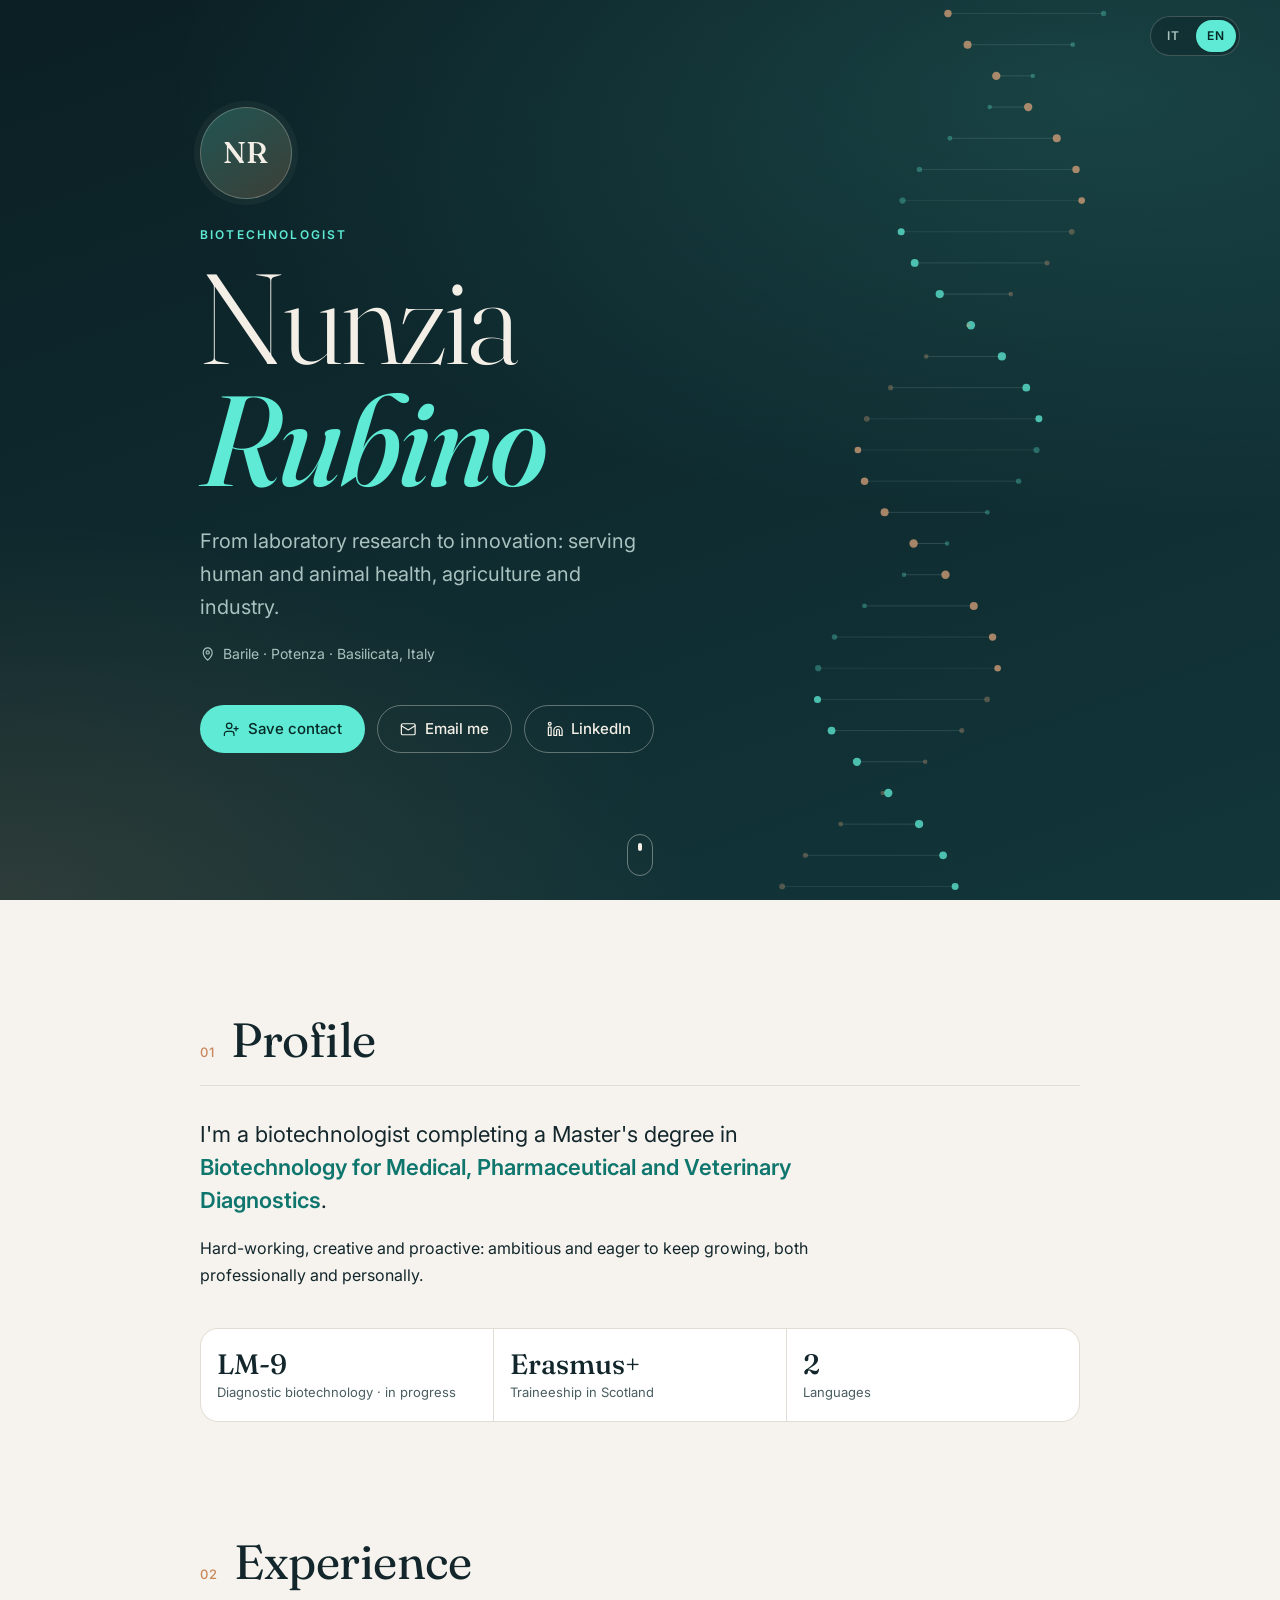
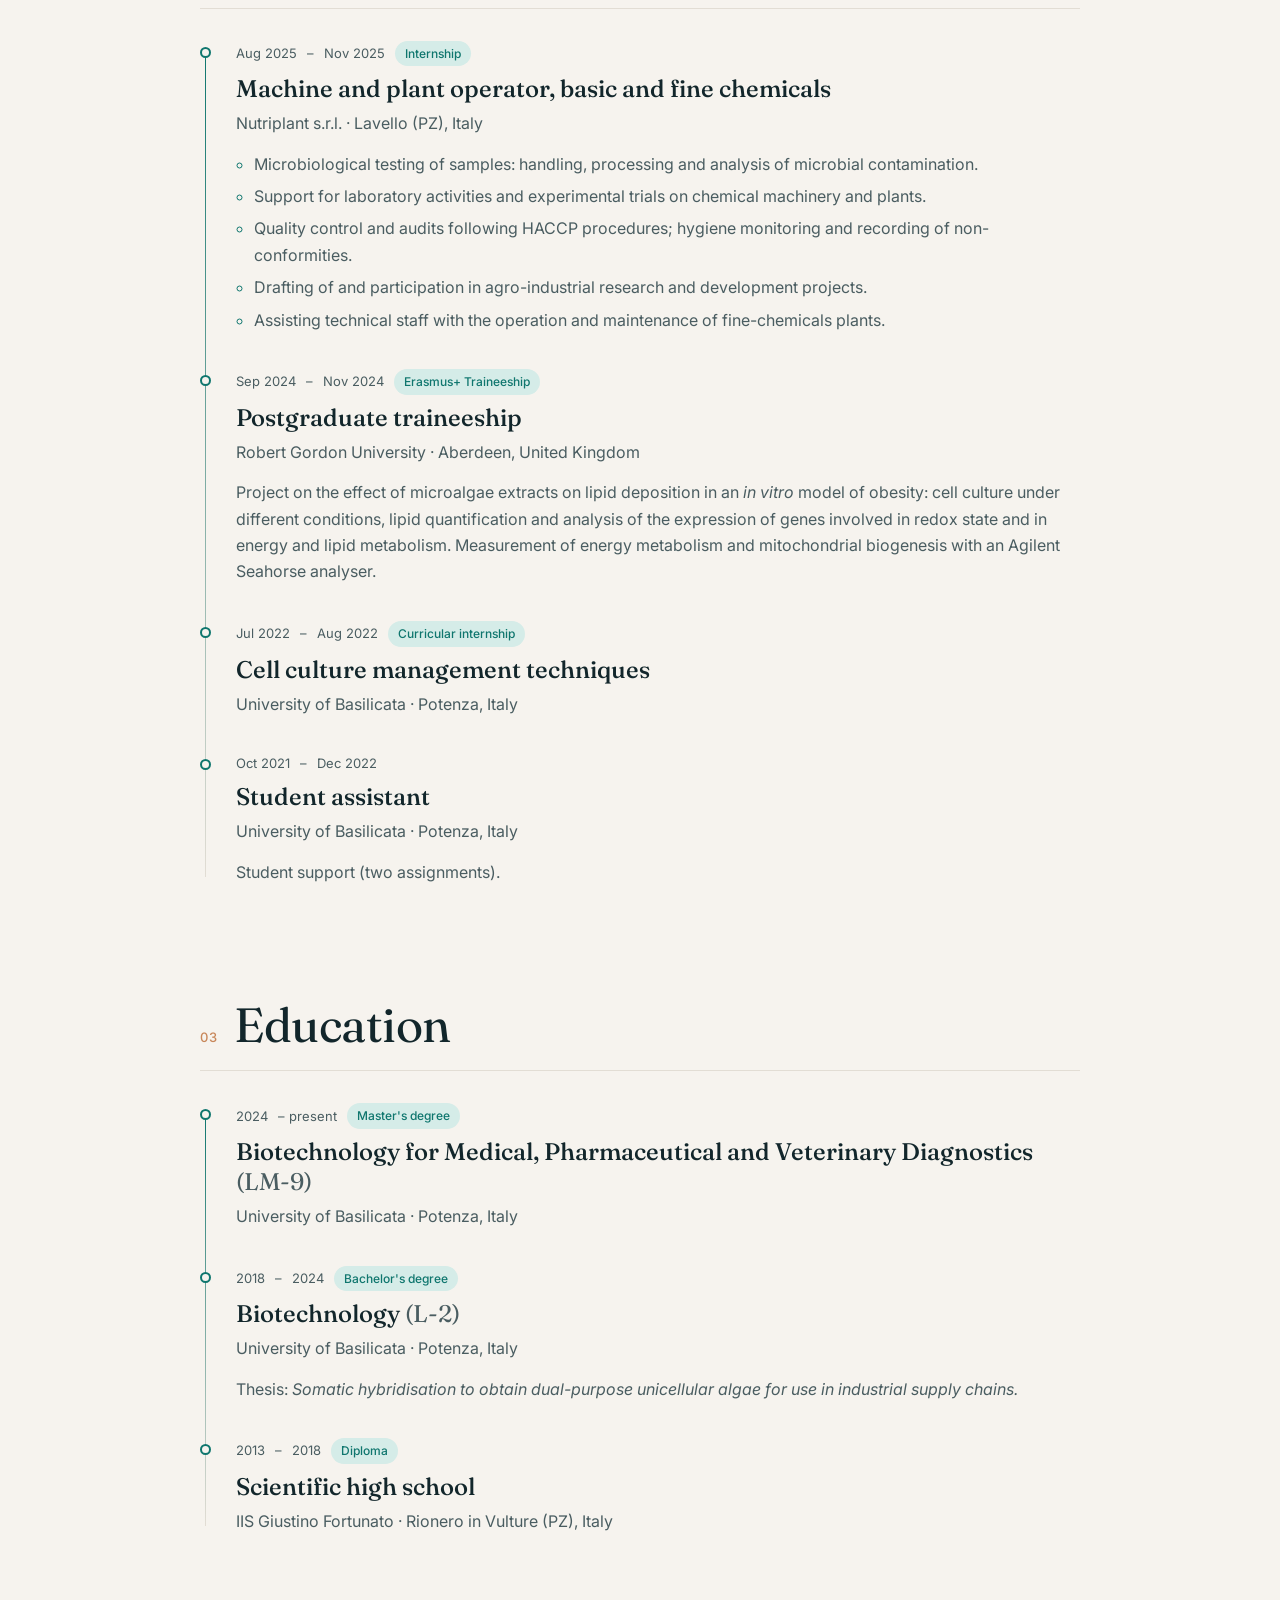
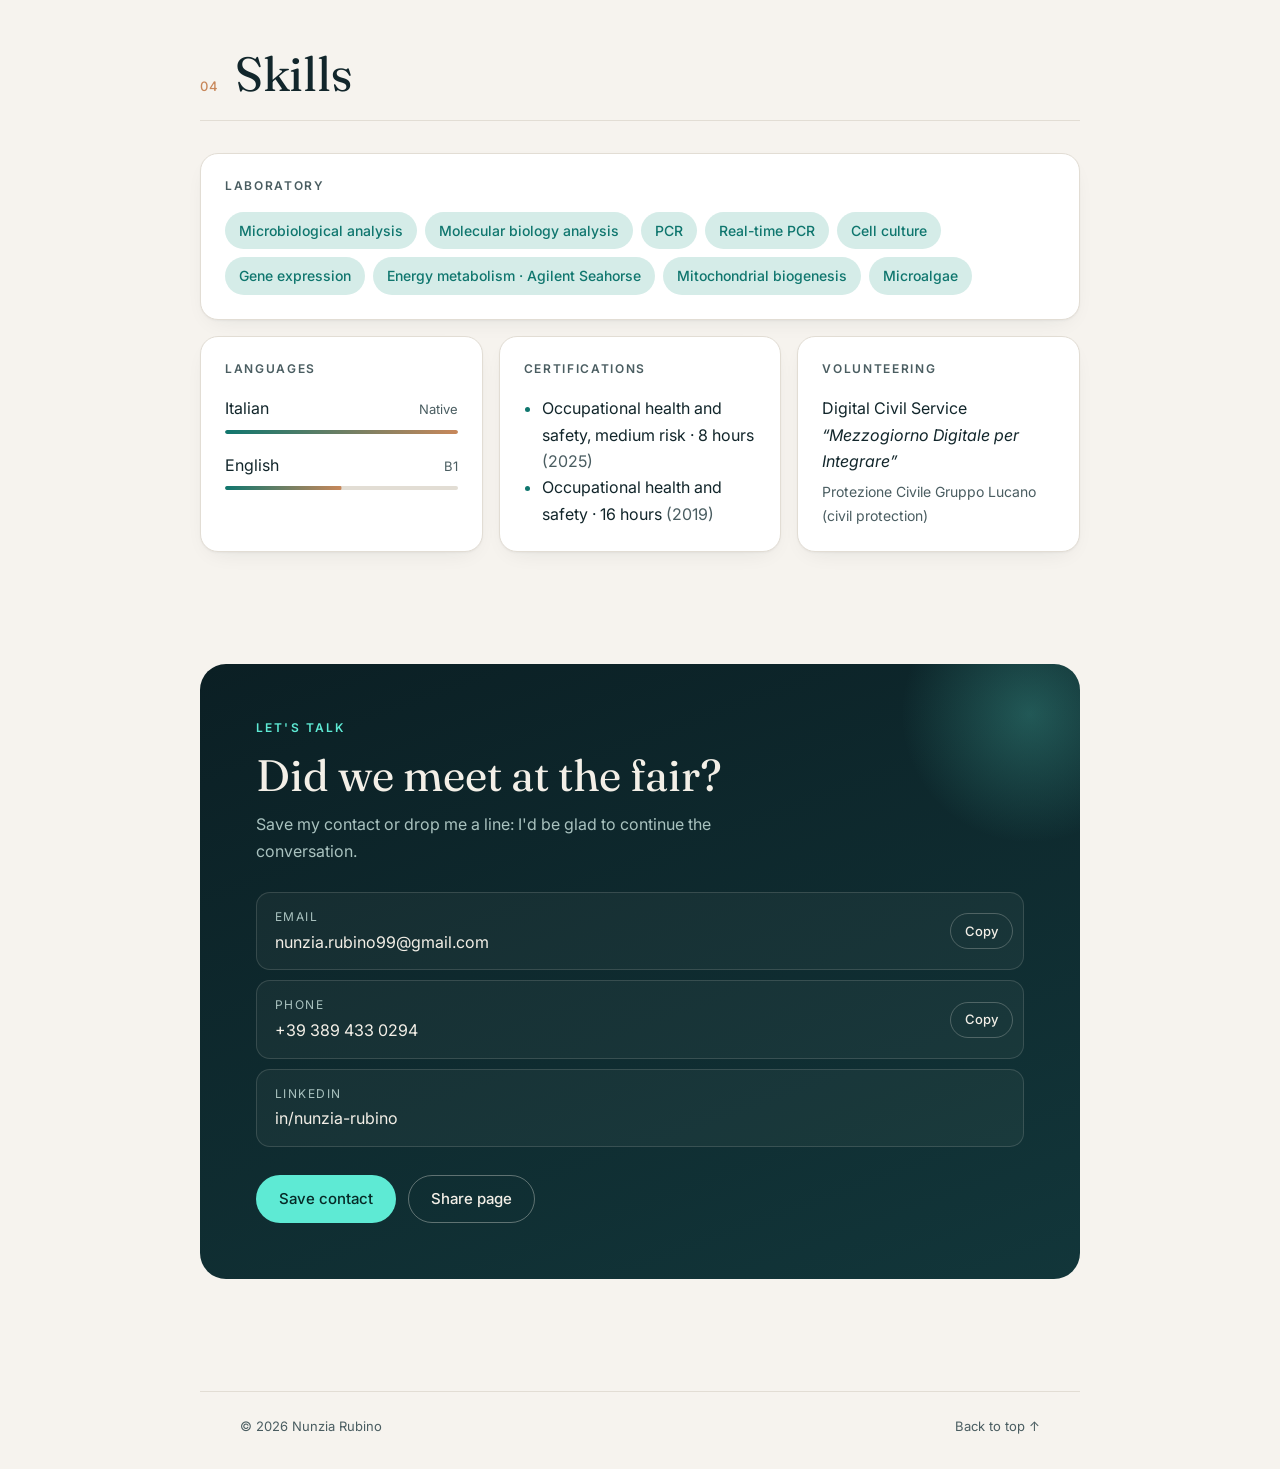
<file: index.html>
<!doctype html>
<html lang="it">
<head>
  <meta charset="utf-8">
  <meta name="viewport" content="width=device-width, initial-scale=1, viewport-fit=cover">
  <title>Nunzia Rubino — Biotecnologa</title>
  <meta name="description" content="Nunzia Rubino, biotecnologa. Dalla ricerca di laboratorio all'innovazione, al servizio della salute umana, animale, dell'agricoltura e dell'industria.">
  <meta name="theme-color" content="#0b1f24" media="(prefers-color-scheme: dark)">
  <meta name="theme-color" content="#f6f3ee" media="(prefers-color-scheme: light)">

  <!-- Open Graph: anteprima quando il link viene condiviso -->
  <meta property="og:type" content="profile">
  <meta property="og:title" content="Nunzia Rubino — Biotecnologa">
  <meta property="og:description" content="Biotecnologa. Dalla ricerca di laboratorio all'innovazione.">
  <meta property="og:locale" content="it_IT">
  <!-- TODO: <meta property="og:image" content="https://.../assets/img/og.jpg"> -->

  <link rel="alternate" hreflang="it" href="https://nunziarubino.me/">
  <link rel="alternate" hreflang="en" href="https://nunziarubino.me/en/">
  <link rel="alternate" hreflang="x-default" href="https://nunziarubino.me/">
  <script>
    // Chi apre la pagina con il telefono in un'altra lingua va alla versione inglese,
    // a meno che non abbia già scelto la lingua col selettore.
    (function () {
      var choice = null;
      try { choice = localStorage.getItem("lang"); } catch (e) {}
      var langs = navigator.languages || [navigator.language || ""];
      var italian = langs.some(function (l) { return /^it\b/i.test(l); });
      if (choice === "en" || (!choice && !italian)) location.replace("en/" + location.hash);
    })();
  </script>

  <link rel="icon" href="assets/img/favicon.svg" type="image/svg+xml">
  <link rel="preconnect" href="https://fonts.googleapis.com">
  <link rel="preconnect" href="https://fonts.gstatic.com" crossorigin>
  <link href="https://fonts.googleapis.com/css2?family=Fraunces:opsz,wght@9..144,300;9..144,500;9..144,600&family=Inter:wght@400;500;600&display=swap" rel="stylesheet">
  <link rel="stylesheet" href="assets/css/style.css">
</head>
<body>
  <a class="skip-link" href="#contenuto">Vai al contenuto</a>

  <!-- ========== HERO ========== -->
  <header class="hero" id="top">
    <canvas class="hero__helix" aria-hidden="true"></canvas>
    <nav class="lang-switch" aria-label="Lingua">
      <a href="./" aria-current="page" lang="it" data-lang="it">IT</a>
      <a href="en/" lang="en" hreflang="en" data-lang="en">EN</a>
    </nav>
    <div class="hero__inner">
      <div class="avatar" aria-hidden="true">
        <!-- TODO: sostituire con <img src="assets/img/nunzia.jpg" alt=""> -->
        <span>NR</span>
      </div>

      <p class="eyebrow reveal">Biotecnologa</p>
      <h1 class="hero__name reveal">Nunzia<br><em>Rubino</em></h1>
      <p class="hero__tagline reveal">
        Dalla ricerca di laboratorio all'innovazione: al servizio della salute umana, animale, dell'agricoltura e dell'industria.
      </p>
      <p class="hero__location reveal">
        <svg viewBox="0 0 24 24" aria-hidden="true"><path d="M12 22s7-6.2 7-12a7 7 0 1 0-14 0c0 5.8 7 12 7 12Z"/><circle cx="12" cy="10" r="2.5"/></svg>
        Barile · Potenza · Basilicata, Italia
      </p>

      <div class="hero__actions reveal">
        <a class="btn btn--primary" href="assets/nunzia-rubino.vcf" download>
          <svg viewBox="0 0 24 24" aria-hidden="true"><path d="M16 21v-2a4 4 0 0 0-4-4H6a4 4 0 0 0-4 4v2"/><circle cx="9" cy="7" r="4"/><path d="M19 8v6M22 11h-6"/></svg>
          Salva contatto
        </a>
        <a class="btn btn--ghost" href="mailto:nunzia.rubino99@gmail.com">
          <svg viewBox="0 0 24 24" aria-hidden="true"><rect x="2" y="4" width="20" height="16" rx="2"/><path d="m22 7-10 6L2 7"/></svg>
          Scrivimi
        </a>
        <a class="btn btn--ghost" href="https://www.linkedin.com/in/nunzia-rubino-85b947318" target="_blank" rel="noopener">
          <svg viewBox="0 0 24 24" aria-hidden="true"><path d="M16 8a6 6 0 0 1 6 6v7h-4v-7a2 2 0 0 0-4 0v7h-4v-7a6 6 0 0 1 6-6Z"/><rect x="2" y="9" width="4" height="12"/><circle cx="4" cy="4" r="2"/></svg>
          LinkedIn
        </a>
      </div>
    </div>

    <a class="hero__scroll" href="#contenuto" aria-label="Scorri al profilo"><span></span></a>
  </header>

  <main id="contenuto">

    <!-- ========== PROFILO ========== -->
    <section class="section" id="profilo" aria-labelledby="profilo-title">
      <div class="section__head reveal">
        <span class="section__index">01</span>
        <h2 id="profilo-title">Profilo</h2>
      </div>
      <div class="prose reveal">
        <p class="lead">
          Sono una biotecnologa e sto completando la laurea magistrale in
          <strong>Biotecnologie per la Diagnostica Medica, Farmaceutica e Veterinaria</strong>.
        </p>
        <p>
          Lavoratrice, creativa e proattiva: ambiziosa ed entusiasta di continuare a crescere,
          professionalmente e personalmente.
        </p>
      </div>

      <ul class="stats reveal" aria-label="In sintesi">
        <li><strong>LM-9</strong><span>Biotecnologie diagnostiche · in corso</span></li>
        <li><strong>Erasmus+</strong><span>Traineeship in Scozia</span></li>
        <li><strong>2</strong><span>Lingue</span></li>
      </ul>
    </section>

    <!-- ========== ESPERIENZA ========== -->
    <section class="section" id="esperienza" aria-labelledby="esperienza-title">
      <div class="section__head reveal">
        <span class="section__index">02</span>
        <h2 id="esperienza-title">Esperienza</h2>
      </div>

      <ol class="timeline">
        <li class="timeline__item reveal">
          <div class="timeline__meta">
            <time datetime="2025-08">Ago 2025</time> – <time datetime="2025-11">Nov 2025</time>
            <span class="tag">Tirocinio</span>
          </div>
          <h3>Operatrice di macchinari e impianti per la chimica di base e fine</h3>
          <p class="timeline__org">Nutriplant s.r.l. · Lavello (PZ)</p>
          <ul class="list">
            <li>Prove microbiologiche su campioni: gestione, processamento e analisi della contaminazione microbica.</li>
            <li>Supporto alle attività di laboratorio e alle prove sperimentali su macchinari e impianti chimici.</li>
            <li>Controlli di qualità e audit secondo le procedure HACCP; monitoraggio igienico-sanitario e registrazione delle non conformità.</li>
            <li>Redazione e partecipazione a progetti di ricerca e sviluppo in campo agro-industriale.</li>
            <li>Affiancamento al personale tecnico nell'uso e nella manutenzione degli impianti di chimica fine.</li>
          </ul>
        </li>
        <li class="timeline__item reveal">
          <div class="timeline__meta">
            <time datetime="2024-09">Set 2024</time> – <time datetime="2024-11">Nov 2024</time>
            <span class="tag">Erasmus+ Traineeship</span>
          </div>
          <h3>Tirocinio post-laurea</h3>
          <p class="timeline__org">Robert Gordon University · Aberdeen, Regno Unito</p>
          <p class="timeline__text">
            Progetto sull'influenza di estratti di microalghe sulla deposizione lipidica in un modello
            <i>in vitro</i> di obesità: colture cellulari in diverse condizioni, quantificazione dei lipidi
            e analisi dell'espressione dei geni legati allo stato redox e al metabolismo energetico e lipidico.
            Misura del metabolismo energetico e della biogenesi mitocondriale con analizzatore Agilent Seahorse.
          </p>
        </li>
        <li class="timeline__item reveal">
          <div class="timeline__meta">
            <time datetime="2022-07">Lug 2022</time> – <time datetime="2022-08">Ago 2022</time>
            <span class="tag">Tirocinio curriculare</span>
          </div>
          <h3>Tecniche di gestione delle colture cellulari</h3>
          <p class="timeline__org">Università degli Studi della Basilicata · Potenza</p>
        </li>
        <li class="timeline__item reveal">
          <div class="timeline__meta">
            <time datetime="2021-10">Ott 2021</time> – <time datetime="2022-12">Dic 2022</time>
          </div>
          <h3>Collaborazioni studentesche</h3>
          <p class="timeline__org">Università degli Studi della Basilicata · Potenza</p>
          <p class="timeline__text">Supporto agli studenti (due incarichi).</p>
        </li>
      </ol>
    </section>

    <!-- ========== FORMAZIONE ========== -->
    <section class="section" id="formazione" aria-labelledby="formazione-title">
      <div class="section__head reveal">
        <span class="section__index">03</span>
        <h2 id="formazione-title">Formazione</h2>
      </div>

      <ol class="timeline">
        <li class="timeline__item reveal">
          <div class="timeline__meta">
            <time datetime="2024">2024</time> – in corso
            <span class="tag">Laurea magistrale</span>
          </div>
          <h3>Biotecnologie per la Diagnostica Medica, Farmaceutica e Veterinaria <span class="muted">(LM-9)</span></h3>
          <p class="timeline__org">Università degli Studi della Basilicata · Potenza</p>
        </li>
        <li class="timeline__item reveal">
          <div class="timeline__meta">
            <time datetime="2018">2018</time> – <time datetime="2024">2024</time>
            <span class="tag">Laurea triennale</span>
          </div>
          <h3>Biotecnologie <span class="muted">(L-2)</span></h3>
          <p class="timeline__org">Università degli Studi della Basilicata · Potenza</p>
          <p class="timeline__text">
            Tesi: <em>Ibridazione somatica per l'ottenimento di alghe unicellulari a duplice attitudine
            da applicarsi in filiere industriali.</em>
          </p>
        </li>
        <li class="timeline__item reveal">
          <div class="timeline__meta">
            <time datetime="2013">2013</time> – <time datetime="2018">2018</time>
            <span class="tag">Diploma</span>
          </div>
          <h3>Liceo Scientifico</h3>
          <p class="timeline__org">IIS Giustino Fortunato · Rionero in Vulture (PZ)</p>
        </li>
      </ol>
    </section>

    <!-- ========== COMPETENZE ========== -->
    <section class="section" id="competenze" aria-labelledby="competenze-title">
      <div class="section__head reveal">
        <span class="section__index">04</span>
        <h2 id="competenze-title">Competenze</h2>
      </div>

      <div class="cards">
        <article class="card card--wide reveal">
          <h3>Laboratorio</h3>
          <ul class="chips">
            <li>Analisi microbiologiche</li>
            <li>Analisi di biologia molecolare</li>
            <li>PCR</li>
            <li>Real-time PCR</li>
            <li>Colture cellulari</li>
            <li>Espressione genica</li>
            <li>Metabolismo energetico · Agilent Seahorse</li>
            <li>Biogenesi mitocondriale</li>
            <li>Microalghe</li>
          </ul>
        </article>

        <article class="card reveal">
          <h3>Lingue</h3>
          <ul class="langs">
            <li>
              <span>Italiano</span>
              <span class="langs__level">Madrelingua</span>
              <span class="bar" style="--level: 1"></span>
            </li>
            <li>
              <span>Inglese</span>
              <span class="langs__level">B1</span>
              <span class="bar" style="--level: .5"></span>
            </li>
          </ul>
        </article>

        <article class="card reveal">
          <h3>Certificazioni</h3>
          <ul class="list">
            <li>Salute e sicurezza sul lavoro, rischio medio · 8 ore <span class="muted">(2025)</span></li>
            <li>Salute e sicurezza sul lavoro · 16 ore <span class="muted">(2019)</span></li>
          </ul>
        </article>

        <article class="card reveal">
          <h3>Volontariato</h3>
          <p>Servizio Civile Digitale <em>“Mezzogiorno Digitale per Integrare”</em></p>
          <p class="muted card__note">Protezione Civile Gruppo Lucano</p>
        </article>
      </div>
    </section>

    <!-- ========== CONTATTI ========== -->
    <section class="section contact" id="contatti" aria-labelledby="contatti-title">
      <div class="contact__box reveal">
        <p class="eyebrow">Parliamone</p>
        <h2 id="contatti-title">Ci siamo conosciuti in fiera?</h2>
        <p>Salva il mio contatto o scrivimi: sarò felice di proseguire la conversazione.</p>

        <ul class="contact__list">
          <li>
            <a href="mailto:nunzia.rubino99@gmail.com">
              <span class="contact__label">Email</span>
              <span class="contact__value">nunzia.rubino99@gmail.com</span>
            </a>
            <button class="copy" type="button" data-copy="nunzia.rubino99@gmail.com" aria-label="Copia indirizzo email">Copia</button>
          </li>
          <li>
            <a href="tel:+393894330294">
              <span class="contact__label">Telefono</span>
              <span class="contact__value">+39 389 433 0294</span>
            </a>
            <button class="copy" type="button" data-copy="+39 389 433 0294" aria-label="Copia numero di telefono">Copia</button>
          </li>
          <li>
            <a href="https://www.linkedin.com/in/nunzia-rubino-85b947318" target="_blank" rel="noopener">
              <span class="contact__label">LinkedIn</span>
              <span class="contact__value">in/nunzia-rubino</span>
            </a>
          </li>
        </ul>

        <div class="contact__actions">
          <a class="btn btn--primary" href="assets/nunzia-rubino.vcf" download>Salva contatto</a>
          <button class="btn btn--ghost" type="button" data-share>Condividi pagina</button>
        </div>
      </div>
    </section>
  </main>

  <footer class="footer">
    <p>© <span data-year>2026</span> Nunzia Rubino</p>
    <a href="#top">Torna su ↑</a>
  </footer>

  <div class="toast" role="status" aria-live="polite"></div>

  <script src="assets/js/main.js" defer></script>
</body>
</html>
</file>
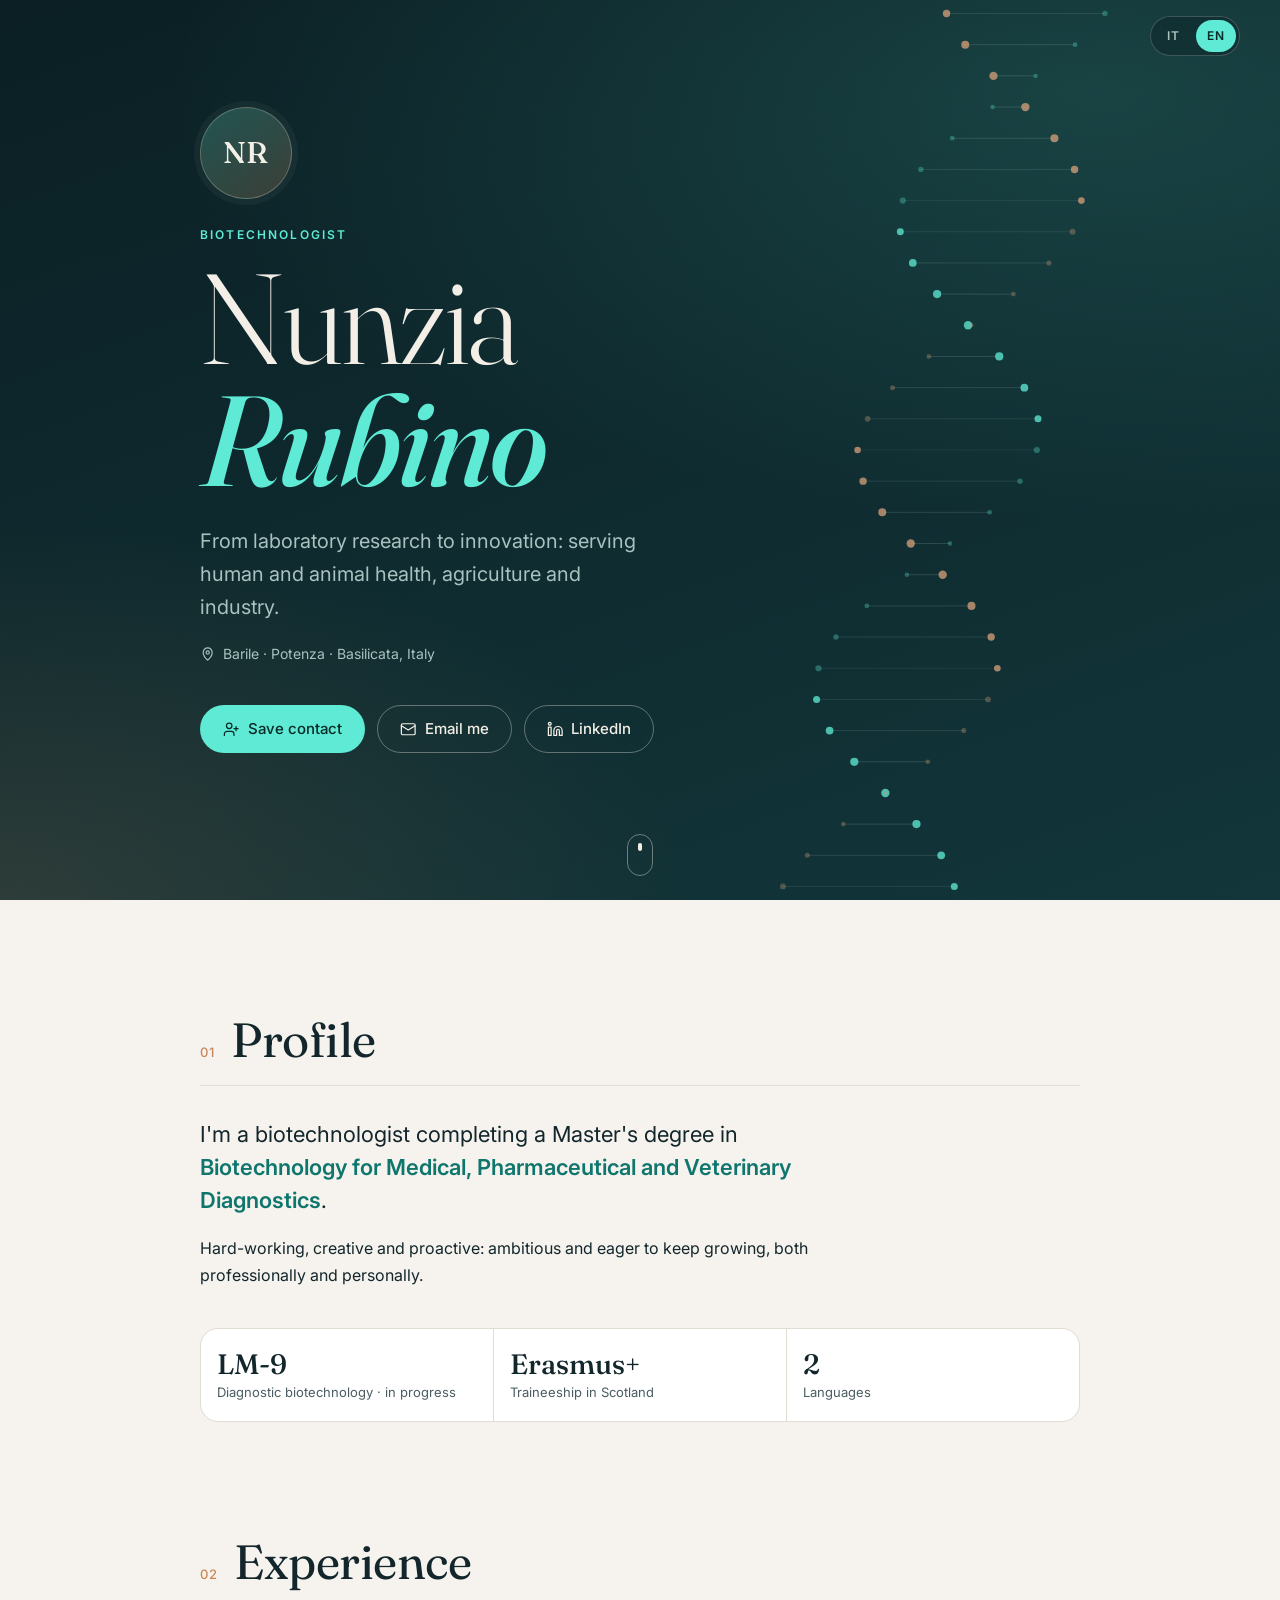
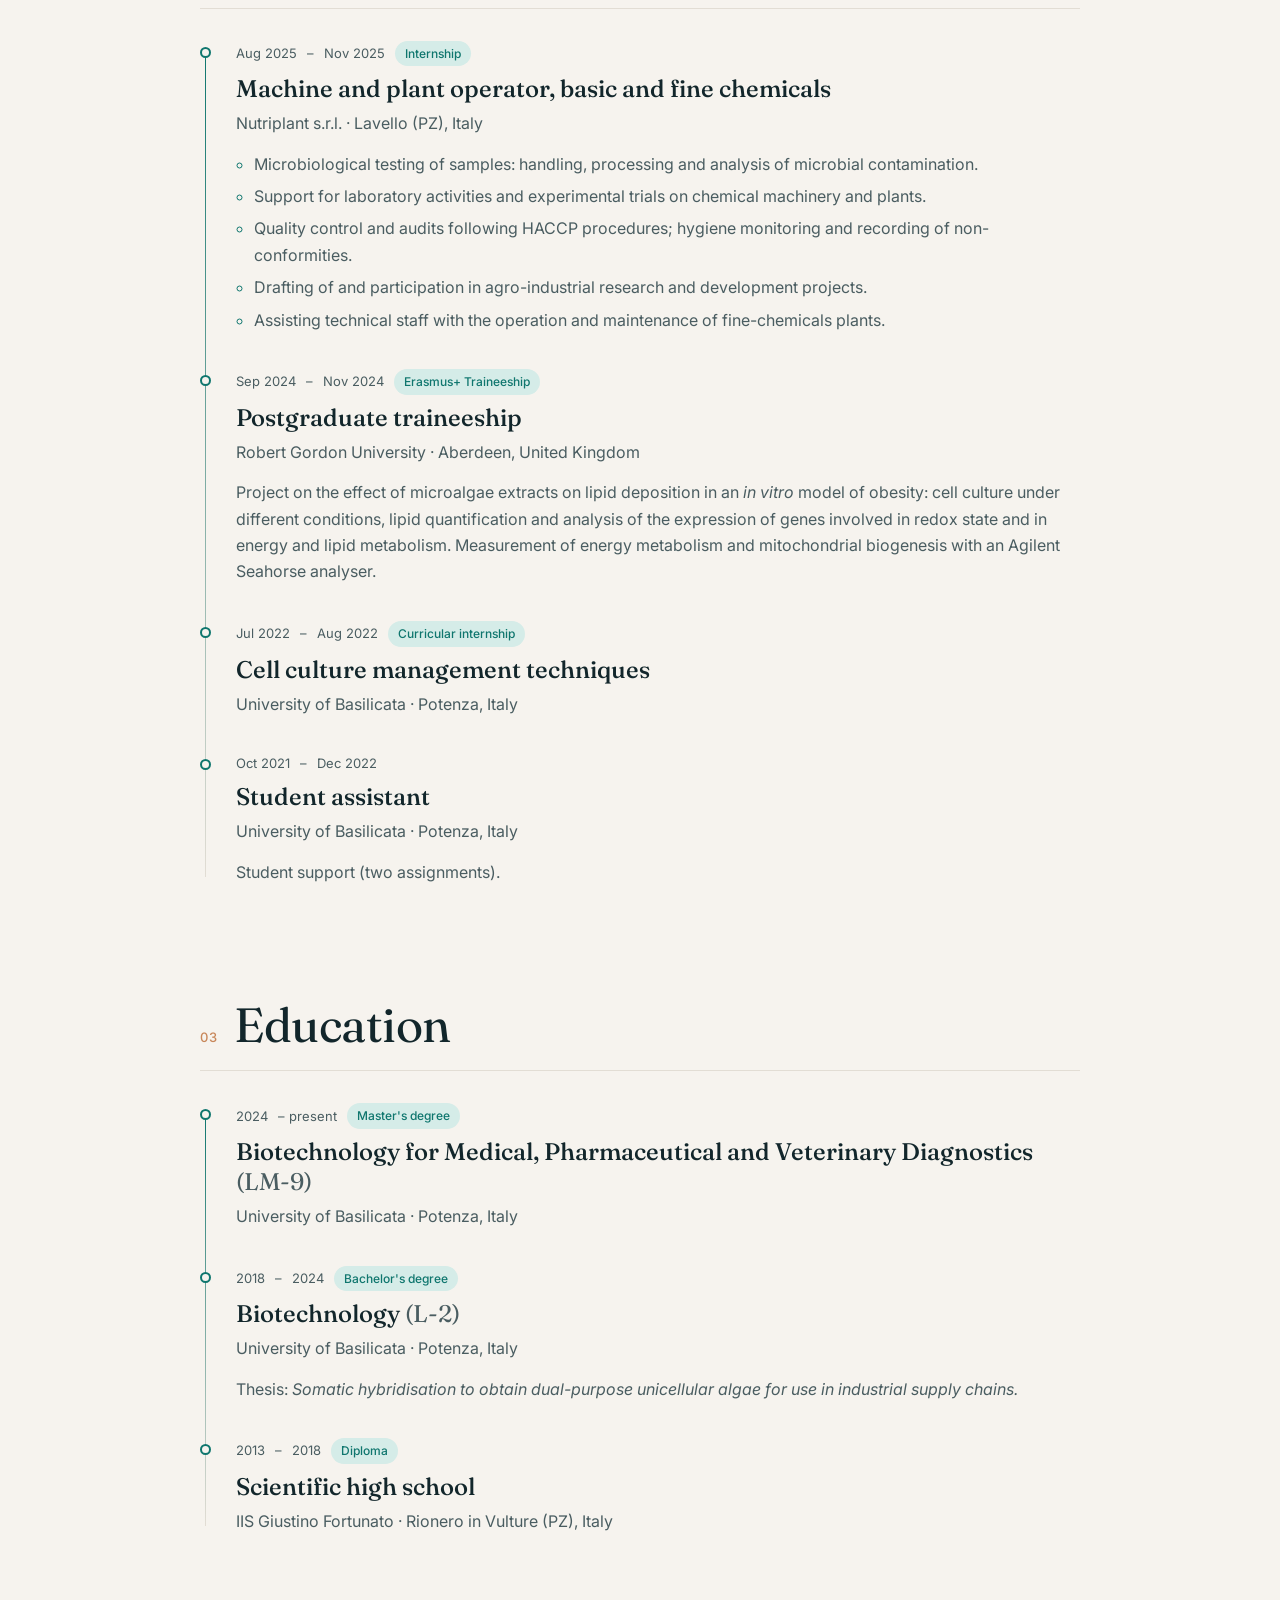
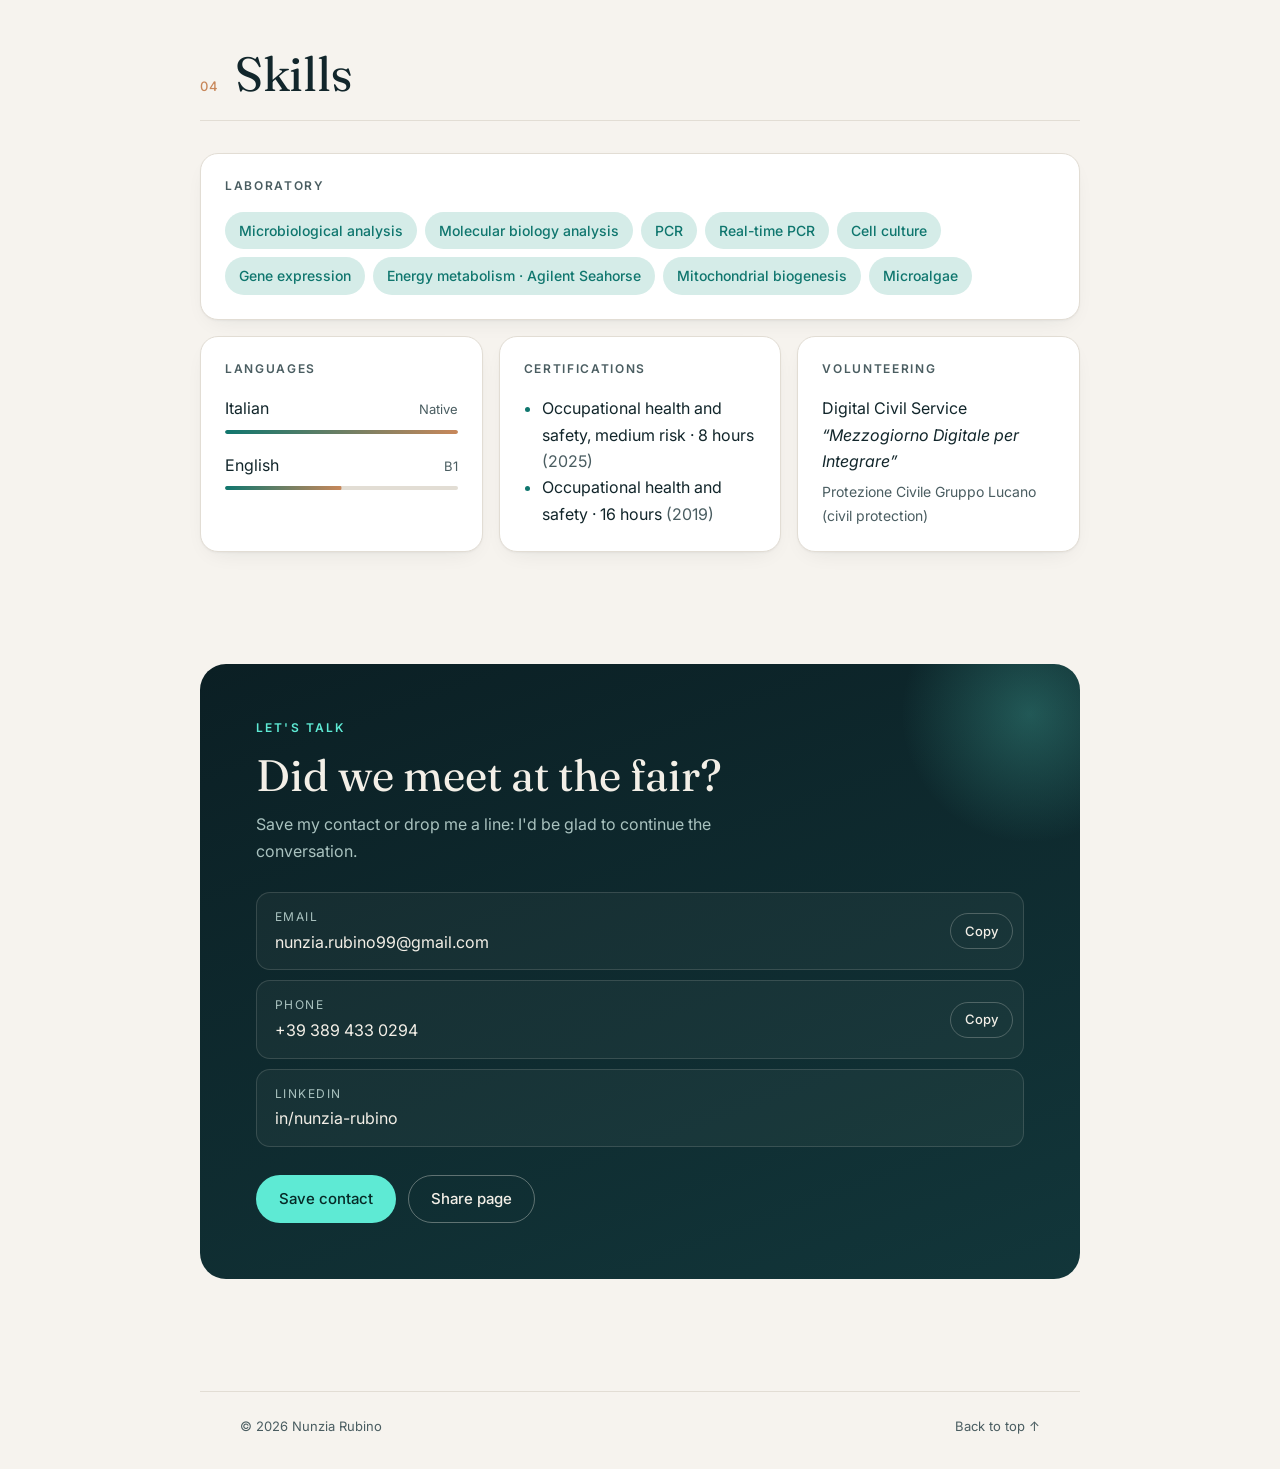
<file: en/index.html>
<!doctype html>
<html lang="en">
<head>
  <meta charset="utf-8">
  <meta name="viewport" content="width=device-width, initial-scale=1, viewport-fit=cover">
  <title>Nunzia Rubino — Biotechnologist</title>
  <meta name="description" content="Nunzia Rubino, biotechnologist. From laboratory research to innovation, serving human and animal health, agriculture and industry.">
  <meta name="theme-color" content="#0b1f24" media="(prefers-color-scheme: dark)">
  <meta name="theme-color" content="#f6f3ee" media="(prefers-color-scheme: light)">

  <!-- Open Graph: anteprima quando il link viene condiviso -->
  <meta property="og:type" content="profile">
  <meta property="og:title" content="Nunzia Rubino — Biotechnologist">
  <meta property="og:description" content="Biotechnologist. From laboratory research to innovation.">
  <meta property="og:locale" content="en_GB">
  <!-- TODO: <meta property="og:image" content="https://.../assets/img/og.jpg"> -->

  <link rel="alternate" hreflang="it" href="https://nunziarubino.me/">
  <link rel="alternate" hreflang="en" href="https://nunziarubino.me/en/">
  <link rel="alternate" hreflang="x-default" href="https://nunziarubino.me/">

  <link rel="icon" href="../assets/img/favicon.svg" type="image/svg+xml">
  <link rel="preconnect" href="https://fonts.googleapis.com">
  <link rel="preconnect" href="https://fonts.gstatic.com" crossorigin>
  <link href="https://fonts.googleapis.com/css2?family=Fraunces:opsz,wght@9..144,300;9..144,500;9..144,600&family=Inter:wght@400;500;600&display=swap" rel="stylesheet">
  <link rel="stylesheet" href="../assets/css/style.css">
</head>
<body>
  <a class="skip-link" href="#content">Skip to content</a>

  <!-- ========== HERO ========== -->
  <header class="hero" id="top">
    <canvas class="hero__helix" aria-hidden="true"></canvas>
    <nav class="lang-switch" aria-label="Language">
      <a href="../" lang="it" hreflang="it" data-lang="it">IT</a>
      <a href="./" aria-current="page" lang="en" data-lang="en">EN</a>
    </nav>
    <div class="hero__inner">
      <div class="avatar" aria-hidden="true">
        <!-- TODO: sostituire con <img src="../assets/img/nunzia.jpg" alt=""> -->
        <span>NR</span>
      </div>

      <p class="eyebrow reveal">Biotechnologist</p>
      <h1 class="hero__name reveal">Nunzia<br><em>Rubino</em></h1>
      <p class="hero__tagline reveal">
        From laboratory research to innovation: serving human and animal health, agriculture and industry.
      </p>
      <p class="hero__location reveal">
        <svg viewBox="0 0 24 24" aria-hidden="true"><path d="M12 22s7-6.2 7-12a7 7 0 1 0-14 0c0 5.8 7 12 7 12Z"/><circle cx="12" cy="10" r="2.5"/></svg>
        Barile · Potenza · Basilicata, Italy
      </p>

      <div class="hero__actions reveal">
        <a class="btn btn--primary" href="../assets/nunzia-rubino.vcf" download>
          <svg viewBox="0 0 24 24" aria-hidden="true"><path d="M16 21v-2a4 4 0 0 0-4-4H6a4 4 0 0 0-4 4v2"/><circle cx="9" cy="7" r="4"/><path d="M19 8v6M22 11h-6"/></svg>
          Save contact
        </a>
        <a class="btn btn--ghost" href="mailto:nunzia.rubino99@gmail.com">
          <svg viewBox="0 0 24 24" aria-hidden="true"><rect x="2" y="4" width="20" height="16" rx="2"/><path d="m22 7-10 6L2 7"/></svg>
          Email me
        </a>
        <a class="btn btn--ghost" href="https://www.linkedin.com/in/nunzia-rubino-85b947318" target="_blank" rel="noopener">
          <svg viewBox="0 0 24 24" aria-hidden="true"><path d="M16 8a6 6 0 0 1 6 6v7h-4v-7a2 2 0 0 0-4 0v7h-4v-7a6 6 0 0 1 6-6Z"/><rect x="2" y="9" width="4" height="12"/><circle cx="4" cy="4" r="2"/></svg>
          LinkedIn
        </a>
      </div>
    </div>

    <a class="hero__scroll" href="#content" aria-label="Scroll to profile"><span></span></a>
  </header>

  <main id="content">

    <!-- ========== PROFILE ========== -->
    <section class="section" id="profile" aria-labelledby="profile-title">
      <div class="section__head reveal">
        <span class="section__index">01</span>
        <h2 id="profile-title">Profile</h2>
      </div>
      <div class="prose reveal">
        <p class="lead">
          I'm a biotechnologist completing a Master's degree in
          <strong>Biotechnology for Medical, Pharmaceutical and Veterinary Diagnostics</strong>.
        </p>
        <p>
          Hard-working, creative and proactive: ambitious and eager to keep growing,
          both professionally and personally.
        </p>
      </div>

      <ul class="stats reveal" aria-label="At a glance">
        <li><strong>LM-9</strong><span>Diagnostic biotechnology · in progress</span></li>
        <li><strong>Erasmus+</strong><span>Traineeship in Scotland</span></li>
        <li><strong>2</strong><span>Languages</span></li>
      </ul>
    </section>

    <!-- ========== EXPERIENCE ========== -->
    <section class="section" id="experience" aria-labelledby="experience-title">
      <div class="section__head reveal">
        <span class="section__index">02</span>
        <h2 id="experience-title">Experience</h2>
      </div>

      <ol class="timeline">
        <li class="timeline__item reveal">
          <div class="timeline__meta">
            <time datetime="2025-08">Aug 2025</time> – <time datetime="2025-11">Nov 2025</time>
            <span class="tag">Internship</span>
          </div>
          <h3>Machine and plant operator, basic and fine chemicals</h3>
          <p class="timeline__org">Nutriplant s.r.l. · Lavello (PZ), Italy</p>
          <ul class="list">
            <li>Microbiological testing of samples: handling, processing and analysis of microbial contamination.</li>
            <li>Support for laboratory activities and experimental trials on chemical machinery and plants.</li>
            <li>Quality control and audits following HACCP procedures; hygiene monitoring and recording of non-conformities.</li>
            <li>Drafting of and participation in agro-industrial research and development projects.</li>
            <li>Assisting technical staff with the operation and maintenance of fine-chemicals plants.</li>
          </ul>
        </li>
        <li class="timeline__item reveal">
          <div class="timeline__meta">
            <time datetime="2024-09">Sep 2024</time> – <time datetime="2024-11">Nov 2024</time>
            <span class="tag">Erasmus+ Traineeship</span>
          </div>
          <h3>Postgraduate traineeship</h3>
          <p class="timeline__org">Robert Gordon University · Aberdeen, United Kingdom</p>
          <p class="timeline__text">
            Project on the effect of microalgae extracts on lipid deposition in an
            <i>in vitro</i> model of obesity: cell culture under different conditions, lipid quantification
            and analysis of the expression of genes involved in redox state and in energy and lipid metabolism.
            Measurement of energy metabolism and mitochondrial biogenesis with an Agilent Seahorse analyser.
          </p>
        </li>
        <li class="timeline__item reveal">
          <div class="timeline__meta">
            <time datetime="2022-07">Jul 2022</time> – <time datetime="2022-08">Aug 2022</time>
            <span class="tag">Curricular internship</span>
          </div>
          <h3>Cell culture management techniques</h3>
          <p class="timeline__org">University of Basilicata · Potenza, Italy</p>
        </li>
        <li class="timeline__item reveal">
          <div class="timeline__meta">
            <time datetime="2021-10">Oct 2021</time> – <time datetime="2022-12">Dec 2022</time>
          </div>
          <h3>Student assistant</h3>
          <p class="timeline__org">University of Basilicata · Potenza, Italy</p>
          <p class="timeline__text">Student support (two assignments).</p>
        </li>
      </ol>
    </section>

    <!-- ========== EDUCATION ========== -->
    <section class="section" id="education" aria-labelledby="education-title">
      <div class="section__head reveal">
        <span class="section__index">03</span>
        <h2 id="education-title">Education</h2>
      </div>

      <ol class="timeline">
        <li class="timeline__item reveal">
          <div class="timeline__meta">
            <time datetime="2024">2024</time> – present
            <span class="tag">Master's degree</span>
          </div>
          <h3>Biotechnology for Medical, Pharmaceutical and Veterinary Diagnostics <span class="muted">(LM-9)</span></h3>
          <p class="timeline__org">University of Basilicata · Potenza, Italy</p>
        </li>
        <li class="timeline__item reveal">
          <div class="timeline__meta">
            <time datetime="2018">2018</time> – <time datetime="2024">2024</time>
            <span class="tag">Bachelor's degree</span>
          </div>
          <h3>Biotechnology <span class="muted">(L-2)</span></h3>
          <p class="timeline__org">University of Basilicata · Potenza, Italy</p>
          <p class="timeline__text">
            Thesis: <em>Somatic hybridisation to obtain dual-purpose unicellular algae
            for use in industrial supply chains.</em>
          </p>
        </li>
        <li class="timeline__item reveal">
          <div class="timeline__meta">
            <time datetime="2013">2013</time> – <time datetime="2018">2018</time>
            <span class="tag">Diploma</span>
          </div>
          <h3>Scientific high school</h3>
          <p class="timeline__org">IIS Giustino Fortunato · Rionero in Vulture (PZ), Italy</p>
        </li>
      </ol>
    </section>

    <!-- ========== SKILLS ========== -->
    <section class="section" id="skills" aria-labelledby="skills-title">
      <div class="section__head reveal">
        <span class="section__index">04</span>
        <h2 id="skills-title">Skills</h2>
      </div>

      <div class="cards">
        <article class="card card--wide reveal">
          <h3>Laboratory</h3>
          <ul class="chips">
            <li>Microbiological analysis</li>
            <li>Molecular biology analysis</li>
            <li>PCR</li>
            <li>Real-time PCR</li>
            <li>Cell culture</li>
            <li>Gene expression</li>
            <li>Energy metabolism · Agilent Seahorse</li>
            <li>Mitochondrial biogenesis</li>
            <li>Microalgae</li>
          </ul>
        </article>

        <article class="card reveal">
          <h3>Languages</h3>
          <ul class="langs">
            <li>
              <span>Italian</span>
              <span class="langs__level">Native</span>
              <span class="bar" style="--level: 1"></span>
            </li>
            <li>
              <span>English</span>
              <span class="langs__level">B1</span>
              <span class="bar" style="--level: .5"></span>
            </li>
          </ul>
        </article>

        <article class="card reveal">
          <h3>Certifications</h3>
          <ul class="list">
            <li>Occupational health and safety, medium risk · 8 hours <span class="muted">(2025)</span></li>
            <li>Occupational health and safety · 16 hours <span class="muted">(2019)</span></li>
          </ul>
        </article>

        <article class="card reveal">
          <h3>Volunteering</h3>
          <p>Digital Civil Service <em>“Mezzogiorno Digitale per Integrare”</em></p>
          <p class="muted card__note">Protezione Civile Gruppo Lucano (civil protection)</p>
        </article>
      </div>
    </section>

    <!-- ========== CONTACT ========== -->
    <section class="section contact" id="contact" aria-labelledby="contact-title">
      <div class="contact__box reveal">
        <p class="eyebrow">Let's talk</p>
        <h2 id="contact-title">Did we meet at the fair?</h2>
        <p>Save my contact or drop me a line: I'd be glad to continue the conversation.</p>

        <ul class="contact__list">
          <li>
            <a href="mailto:nunzia.rubino99@gmail.com">
              <span class="contact__label">Email</span>
              <span class="contact__value">nunzia.rubino99@gmail.com</span>
            </a>
            <button class="copy" type="button" data-copy="nunzia.rubino99@gmail.com" aria-label="Copy email address">Copy</button>
          </li>
          <li>
            <a href="tel:+393894330294">
              <span class="contact__label">Phone</span>
              <span class="contact__value">+39 389 433 0294</span>
            </a>
            <button class="copy" type="button" data-copy="+39 389 433 0294" aria-label="Copy phone number">Copy</button>
          </li>
          <li>
            <a href="https://www.linkedin.com/in/nunzia-rubino-85b947318" target="_blank" rel="noopener">
              <span class="contact__label">LinkedIn</span>
              <span class="contact__value">in/nunzia-rubino</span>
            </a>
          </li>
        </ul>

        <div class="contact__actions">
          <a class="btn btn--primary" href="../assets/nunzia-rubino.vcf" download>Save contact</a>
          <button class="btn btn--ghost" type="button" data-share>Share page</button>
        </div>
      </div>
    </section>
  </main>

  <footer class="footer">
    <p>© <span data-year>2026</span> Nunzia Rubino</p>
    <a href="#top">Back to top ↑</a>
  </footer>

  <div class="toast" role="status" aria-live="polite"></div>

  <script src="../assets/js/main.js" defer></script>
</body>
</html>
</file>
<file: assets/css/style.css>
/* =========================================================
   Nunzia Rubino — pagina vetrina
   ========================================================= */

:root {
  --bg: #f6f3ee;
  --surface: #ffffff;
  --ink: #12262b;
  --ink-soft: #4a5d61;
  --line: #e2ddd4;
  --accent: #0f766e;
  --accent-ink: #ffffff;
  --accent-soft: #d5ece8;
  --warm: #c8875a;

  /* hero: sempre scuro */
  --hero-bg-1: #0b1f24;
  --hero-bg-2: #12363a;
  --hero-ink: #f3efe7;
  --hero-ink-soft: #a9c2bf;
  --hero-accent: #5eead4;

  --serif: "Fraunces", Georgia, "Times New Roman", serif;
  --sans: "Inter", system-ui, -apple-system, "Segoe UI", Roboto, sans-serif;

  --radius: 18px;
  --gutter: clamp(20px, 5vw, 40px);
  --maxw: 880px;
  --shadow: 0 1px 2px rgb(18 38 43 / .04), 0 8px 24px -12px rgb(18 38 43 / .12);
}

@media (prefers-color-scheme: dark) {
  :root {
    --bg: #0d1a1d;
    --surface: #132428;
    --ink: #ebe7df;
    --ink-soft: #9fb2b0;
    --line: #22383c;
    --accent: #5eead4;
    --accent-ink: #062a27;
    --accent-soft: #143a38;
    --warm: #e0a57c;
    --shadow: 0 1px 2px rgb(0 0 0 / .2), 0 10px 30px -14px rgb(0 0 0 / .6);
  }
}

*, *::before, *::after { box-sizing: border-box; }

html {
  scroll-behavior: smooth;
  -webkit-text-size-adjust: 100%;
}

body {
  margin: 0;
  background: var(--bg);
  color: var(--ink);
  font: 400 16px/1.65 var(--sans);
  -webkit-font-smoothing: antialiased;
  text-rendering: optimizeLegibility;
}

h1, h2, h3 { margin: 0; font-weight: 500; line-height: 1.15; }
p { margin: 0; }
a { color: inherit; }
svg { width: 1.1em; height: 1.1em; flex: none; fill: none; stroke: currentColor; stroke-width: 1.8; stroke-linecap: round; stroke-linejoin: round; }

.skip-link {
  position: absolute; left: 12px; top: -60px; z-index: 10;
  background: var(--accent); color: var(--accent-ink);
  padding: 10px 14px; border-radius: 10px; text-decoration: none;
}
.skip-link:focus { top: 12px; }

:focus-visible { outline: 2px solid var(--accent); outline-offset: 3px; border-radius: 6px; }

.muted { color: var(--ink-soft); font-weight: 400; }

/* segnaposto: contenuti ancora da definire */
.placeholder {
  color: var(--ink-soft);
  font-style: italic;
  border-left: 2px dashed var(--line);
  padding-left: 14px;
}

/* ---------- Bottoni ---------- */
.btn {
  display: inline-flex; align-items: center; justify-content: center; gap: .55em;
  min-height: 48px; padding: 0 22px;
  border-radius: 999px; border: 1px solid transparent;
  font: 500 15px/1 var(--sans); text-decoration: none; cursor: pointer;
  transition: transform .2s ease, background-color .2s ease, border-color .2s ease, color .2s ease;
}
.btn:active { transform: scale(.97); }
.btn--primary { background: var(--accent); color: var(--accent-ink); }
.btn--primary:hover { filter: brightness(1.08); }
.btn--ghost { background: transparent; border-color: currentColor; color: inherit; }
.btn--ghost:hover { background: color-mix(in srgb, currentColor 8%, transparent); }

/* ---------- Hero ---------- */
.hero {
  position: relative;
  min-height: 100svh;
  display: grid; place-items: center;
  padding: calc(env(safe-area-inset-top) + 56px) var(--gutter) 96px;
  background:
    radial-gradient(120% 80% at 85% 10%, rgb(94 234 212 / .14), transparent 60%),
    radial-gradient(90% 70% at 0% 100%, rgb(200 135 90 / .16), transparent 60%),
    linear-gradient(160deg, var(--hero-bg-1), var(--hero-bg-2));
  color: var(--hero-ink);
  overflow: hidden;
  isolation: isolate;
}
.hero__helix {
  position: absolute; inset: 0; width: 100%; height: 100%;
  z-index: -1; opacity: .9;
  -webkit-mask-image: linear-gradient(90deg, transparent 0%, #000 35%, #000 100%);
          mask-image: linear-gradient(90deg, transparent 0%, #000 35%, #000 100%);
}
.hero__inner { width: 100%; max-width: var(--maxw); }

.avatar {
  width: 92px; height: 92px; border-radius: 50%;
  display: grid; place-items: center;
  margin-bottom: 28px;
  background: linear-gradient(140deg, rgb(94 234 212 / .25), rgb(200 135 90 / .25));
  border: 1px solid rgb(243 239 231 / .25);
  box-shadow: 0 0 0 6px rgb(243 239 231 / .04);
  font: 500 30px/1 var(--serif); letter-spacing: .02em;
  overflow: hidden;
}
.avatar img { width: 100%; height: 100%; object-fit: cover; }

.eyebrow {
  font: 600 12px/1.4 var(--sans);
  text-transform: uppercase; letter-spacing: .18em;
  color: var(--accent);
  margin-bottom: 14px;
}
.hero .eyebrow { color: var(--hero-accent); }

.hero__name {
  font-family: var(--serif);
  font-weight: 300;
  font-size: clamp(56px, 15vw, 128px);
  line-height: .95;
  letter-spacing: -.02em;
  font-variation-settings: "opsz" 144;
}
.hero__name em { font-style: italic; font-weight: 500; color: var(--hero-accent); }

.hero__tagline {
  margin-top: 24px; max-width: 34ch;
  font-size: clamp(17px, 2.4vw, 20px);
  color: var(--hero-ink-soft);
}
.hero__location {
  display: inline-flex; align-items: center; gap: 8px;
  margin-top: 18px; font-size: 14px; color: var(--hero-ink-soft);
}

.hero__actions { display: flex; flex-wrap: wrap; gap: 12px; margin-top: 36px; }
.hero .btn--primary { background: var(--hero-accent); color: #062a27; }
.hero .btn--ghost { border-color: rgb(243 239 231 / .35); }

.hero__scroll {
  position: absolute; bottom: calc(env(safe-area-inset-bottom) + 24px); left: 50%;
  translate: -50% 0;
  width: 26px; height: 42px; border-radius: 14px;
  border: 1.5px solid rgb(243 239 231 / .4);
}
.hero__scroll span {
  position: absolute; left: 50%; top: 8px; width: 4px; height: 8px; margin-left: -2px;
  border-radius: 2px; background: var(--hero-ink);
  animation: scroll-dot 1.8s ease-in-out infinite;
}
@keyframes scroll-dot {
  0% { opacity: 0; transform: translateY(0); }
  30% { opacity: 1; }
  100% { opacity: 0; transform: translateY(14px); }
}

/* ---------- Sezioni ---------- */
main { padding: 0 var(--gutter); }

.section {
  max-width: var(--maxw);
  margin: 0 auto;
  padding: clamp(64px, 12vw, 112px) 0 0;
}

.section__head {
  display: flex; align-items: baseline; gap: 16px;
  padding-bottom: 18px; margin-bottom: 32px;
  border-bottom: 1px solid var(--line);
}
.section__index { font: 500 13px/1 var(--sans); color: var(--warm); letter-spacing: .08em; }
.section__head h2 {
  font-family: var(--serif); font-weight: 400;
  font-size: clamp(32px, 6vw, 48px); letter-spacing: -.01em;
}

.prose { display: grid; gap: 18px; max-width: 62ch; }
.lead { font-size: clamp(19px, 2.6vw, 22px); line-height: 1.5; }
.lead strong { font-weight: 600; color: var(--accent); }

.stats {
  list-style: none; margin: 40px 0 0; padding: 0;
  display: grid; grid-template-columns: repeat(3, 1fr); gap: 1px;
  background: var(--line); border: 1px solid var(--line);
  border-radius: var(--radius); overflow: hidden;
}
.stats li { background: var(--surface); padding: 20px 16px; display: grid; gap: 4px; }
.stats strong { font: 500 clamp(20px, 4vw, 28px)/1.1 var(--serif); }
.stats span { font-size: 13px; color: var(--ink-soft); line-height: 1.35; }

/* ---------- Timeline ---------- */
.timeline { list-style: none; margin: 0; padding: 0; position: relative; }
.timeline::before {
  content: ""; position: absolute; left: 5px; top: 8px; bottom: 8px; width: 1px;
  background: linear-gradient(var(--accent), var(--line));
}
.timeline__item { position: relative; padding: 0 0 36px 36px; }
.timeline__item:last-child { padding-bottom: 0; }
.timeline__item::before {
  content: ""; position: absolute; left: 0; top: 6px;
  width: 11px; height: 11px; border-radius: 50%;
  background: var(--bg); border: 2px solid var(--accent);
}
.timeline__meta {
  display: flex; flex-wrap: wrap; align-items: center; gap: 6px 10px;
  font-size: 13px; color: var(--ink-soft); margin-bottom: 8px;
}
.timeline__item h3 { font: 500 clamp(20px, 3.2vw, 24px)/1.25 var(--serif); }
.timeline__org { margin-top: 6px; color: var(--ink-soft); }
.timeline__item .placeholder { margin-top: 14px; }

.tag {
  display: inline-block; padding: 3px 10px; border-radius: 999px;
  background: var(--accent-soft); color: var(--accent);
  font-size: 12px; font-weight: 500;
}

/* ---------- Card competenze ---------- */
.cards { display: grid; gap: 16px; grid-template-columns: repeat(auto-fit, minmax(240px, 1fr)); }
.card {
  background: var(--surface); border: 1px solid var(--line);
  border-radius: var(--radius); padding: 24px;
  box-shadow: var(--shadow);
}
.card h3 {
  font: 600 12px/1.4 var(--sans); text-transform: uppercase; letter-spacing: .14em;
  color: var(--ink-soft); margin-bottom: 18px;
}

.chips { list-style: none; margin: 0; padding: 0; display: flex; flex-wrap: wrap; gap: 8px; }
.chips li {
  padding: 7px 14px; border-radius: 999px;
  background: var(--accent-soft); color: var(--accent); font-size: 14px; font-weight: 500;
}
.chips .chip--placeholder { background: transparent; border: 1px dashed var(--line); color: var(--ink-soft); font-style: italic; }

.langs { list-style: none; margin: 0; padding: 0; display: grid; gap: 18px; }
.langs li { display: grid; grid-template-columns: 1fr auto; gap: 8px 12px; align-items: baseline; }
.langs__level { font-size: 13px; color: var(--ink-soft); }
.bar {
  grid-column: 1 / -1; height: 4px; border-radius: 4px; background: var(--line); position: relative; overflow: hidden;
}
.bar::after {
  content: ""; position: absolute; inset: 0; border-radius: inherit;
  background: linear-gradient(90deg, var(--accent), var(--warm));
  transform-origin: left; transform: scaleX(var(--level, 0));
  transition: transform 1.2s cubic-bezier(.2, .7, .2, 1) .2s;
}
.reveal:not(.is-visible) .bar::after { transform: scaleX(0); }

.list { margin: 0; padding-left: 18px; }
.list li::marker { color: var(--accent); }

/* ---------- Contatti ---------- */
.contact { padding-bottom: clamp(64px, 12vw, 112px); }
.contact__box {
  background: linear-gradient(160deg, var(--hero-bg-1), var(--hero-bg-2));
  color: var(--hero-ink);
  border-radius: calc(var(--radius) + 8px);
  padding: clamp(28px, 6vw, 56px);
  position: relative; overflow: hidden;
}
.contact__box::after {
  content: ""; position: absolute; right: -80px; top: -80px; width: 260px; height: 260px; border-radius: 50%;
  background: radial-gradient(rgb(94 234 212 / .25), transparent 70%);
  pointer-events: none;
}
.contact__box .eyebrow { color: var(--hero-accent); }
.contact__box h2 { font: 400 clamp(30px, 6vw, 44px)/1.1 var(--serif); margin-bottom: 12px; }
.contact__box > p { color: var(--hero-ink-soft); max-width: 46ch; }

.contact__list { list-style: none; margin: 28px 0; padding: 0; display: grid; gap: 10px; }
.contact__list li {
  display: flex; align-items: center; gap: 10px;
  border: 1px solid rgb(243 239 231 / .14); border-radius: 14px;
  background: rgb(243 239 231 / .04);
}
.contact__list a { flex: 1; min-width: 0; display: grid; gap: 2px; padding: 14px 18px; text-decoration: none; }
.contact__label { font-size: 12px; letter-spacing: .12em; text-transform: uppercase; color: var(--hero-ink-soft); }
.contact__value { overflow: hidden; text-overflow: ellipsis; white-space: nowrap; }
.copy {
  margin-right: 10px; padding: 8px 14px; min-height: 36px;
  border-radius: 999px; border: 1px solid rgb(243 239 231 / .25);
  background: transparent; color: var(--hero-ink); font: 500 13px/1 var(--sans); cursor: pointer;
}
.copy:hover { background: rgb(243 239 231 / .08); }

.contact__actions { display: flex; flex-wrap: wrap; gap: 12px; }
.contact__box .btn--primary { background: var(--hero-accent); color: #062a27; }
.contact__box .btn--ghost { border-color: rgb(243 239 231 / .35); }

/* ---------- Footer ---------- */
.footer {
  max-width: var(--maxw); margin: 0 auto;
  padding: 24px var(--gutter) calc(env(safe-area-inset-bottom) + 32px);
  display: flex; justify-content: space-between; gap: 16px;
  font-size: 13px; color: var(--ink-soft);
  border-top: 1px solid var(--line);
}
.footer a { text-decoration: none; }
.footer a:hover { color: var(--accent); }

/* ---------- Toast ---------- */
.toast {
  position: fixed; left: 50%; bottom: calc(env(safe-area-inset-bottom) + 24px); z-index: 20;
  translate: -50% 20px; opacity: 0; pointer-events: none;
  padding: 12px 18px; border-radius: 999px;
  background: var(--ink); color: var(--bg); font-size: 14px;
  transition: opacity .25s ease, translate .25s ease;
}
.toast.is-shown { opacity: 1; translate: -50% 0; }

/* ---------- Animazioni di ingresso ---------- */
.js .reveal { opacity: 0; transform: translateY(18px); transition: opacity .8s ease, transform .8s cubic-bezier(.2, .7, .2, 1); }
.js .reveal.is-visible { opacity: 1; transform: none; }
.hero .reveal:nth-child(3) { transition-delay: .08s; }
.hero .reveal:nth-child(4) { transition-delay: .16s; }
.hero .reveal:nth-child(5) { transition-delay: .24s; }
.hero .reveal:nth-child(6) { transition-delay: .32s; }

@media (prefers-reduced-motion: reduce) {
  html { scroll-behavior: auto; }
  .js .reveal { opacity: 1; transform: none; transition: none; }
  .hero__scroll span { animation: none; }
  .bar::after { transition: none; }
}

/* ---------- Responsive ---------- */
@media (max-width: 520px) {
  .hero { place-items: end start; }
  .hero__helix { opacity: .4; }
  .hero__actions .btn { flex: 1 1 100%; }
  .hero__actions .btn--ghost { flex: 1 1 calc(50% - 6px); }
  .stats { grid-template-columns: 1fr 1fr; }
  .stats li:first-child { grid-column: 1 / -1; }
  .contact__actions .btn { flex: 1 1 100%; }
}

@media print {
  .hero { min-height: auto; background: none; color: #000; }
  .hero__helix, .hero__scroll, .hero__actions, .contact__actions, .copy, .toast { display: none; }
  .js .reveal { opacity: 1; transform: none; }
}

/* ---------- Contenuti da CV ---------- */
.timeline__item .list,
.timeline__text { margin-top: 14px; color: var(--ink-soft); }
.timeline__item .list li + li { margin-top: 6px; }
.card--wide { grid-column: 1 / -1; }
.card__note { margin-top: 6px; font-size: 14px; }

/* ---------- Selettore lingua ---------- */
.lang-switch {
  position: absolute; z-index: 2;
  top: calc(env(safe-area-inset-top) + 16px); right: var(--gutter);
  display: flex; gap: 2px; padding: 3px;
  border: 1px solid rgb(243 239 231 / .2); border-radius: 999px;
  background: rgb(11 31 36 / .4);
  -webkit-backdrop-filter: blur(8px); backdrop-filter: blur(8px);
}
.lang-switch a {
  min-width: 40px; min-height: 32px; padding: 0 10px;
  display: grid; place-items: center; border-radius: 999px;
  font: 600 12px/1 var(--sans); letter-spacing: .1em;
  color: var(--hero-ink-soft); text-decoration: none;
}
.lang-switch a:hover { color: var(--hero-ink); }
.lang-switch a[aria-current="page"] { background: var(--hero-accent); color: #062a27; }
</file>
